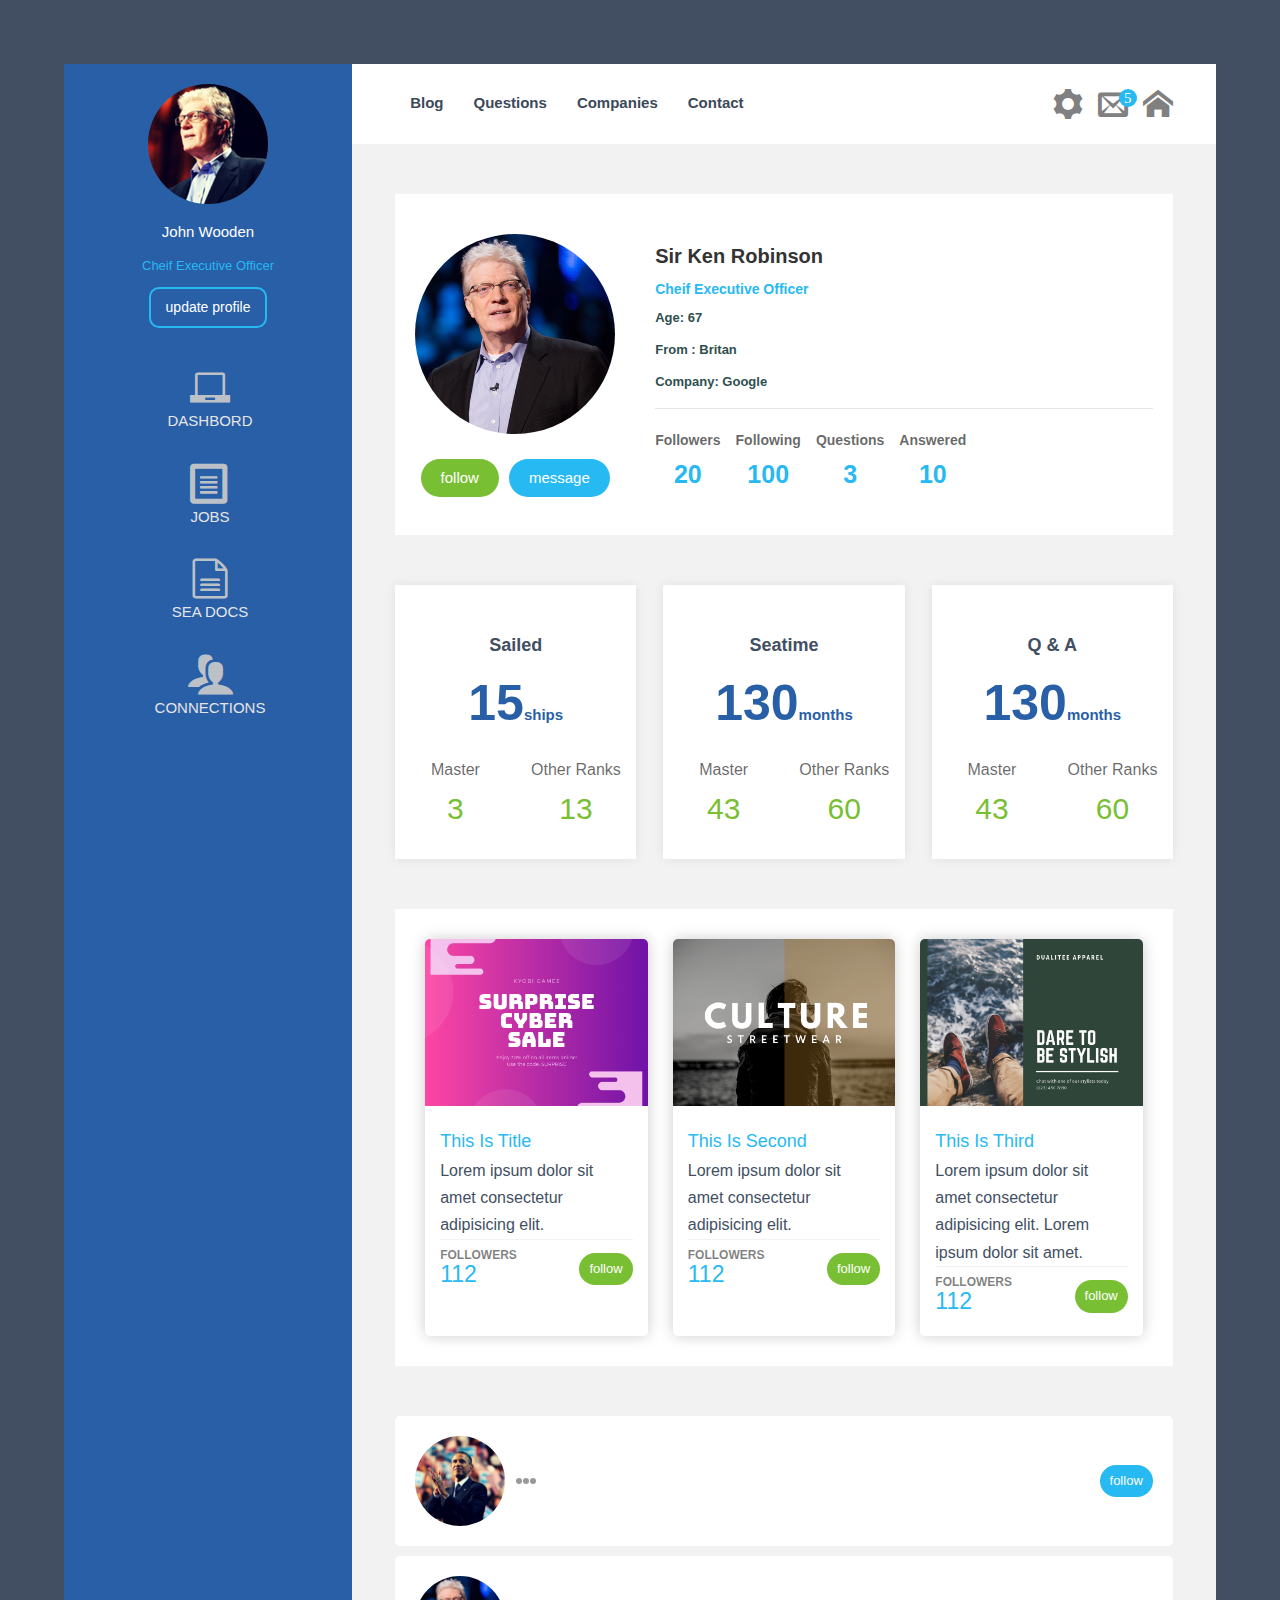
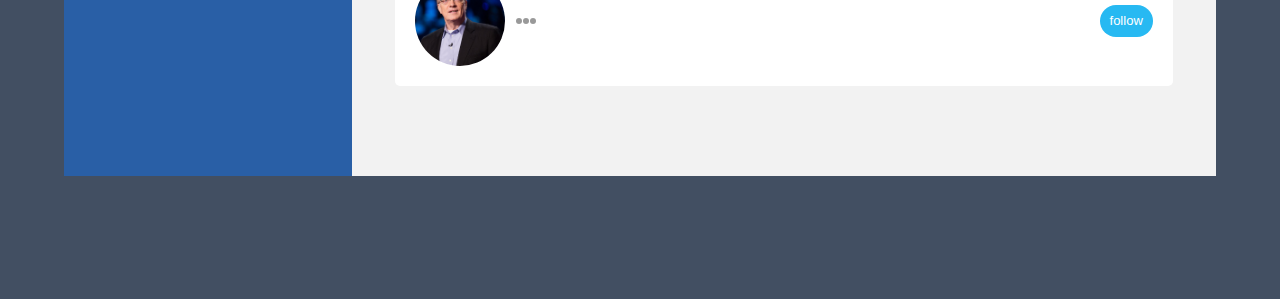
<file: index.html>
<!DOCTYPE html>
<html lang="en">

<head>
    <meta charset="UTF-8">
    <meta name="viewport" content="width=device-width, initial-scale=1.0">
    <link rel="stylesheet" href="ICON/icon.css">
    <link rel="stylesheet" href="index.css">
    <title>Document</title>
</head>

<body>
    <div class="container">
        <div class="nav">
            <div class="holder-profile-img">
                <img src="img/kenrobinson.png" alt="" class="profile-img">
            </div>
            <div class="profile-meta">
                <div class="profile-name">John Wooden</div>
                <div class="profile-job">Cheif Executive Officer</div>
                <a href="#" class="profile-button">update profile</a>

            </div>
            <ul class="menu">
                <li class="menu-item">
                    <p class="icon-laptop"></p>
                    <span>DASHBORD</span>
                </li>
                <li>
                    <p class="icon-file-text"></p>
                    <span>JOBS</span>
                </li>
                <li>
                    <p class="icon-file-text2"></p>
                    <span> SEA DOCS</span>
                </li>
                <li>
                    <p class="icon-users"></p>
                    <span>CONNECTIONS</span>
                </li>

            </ul>
        </div>
        <div class="content">
            <div class="row">
                <div class="header">

                    <ul class="header-item">
                        <li>Blog</li>
                        <li>Questions</li>
                        <li>Companies</li>
                        <li>Contact</li>
                    </ul>

                    <div class="header-setting">
                        <a href="#" class="icon-cog icon"></a>
                        <a href="#" class="icon-envelop icon">
                            <span>5</span>
                        </a>
                        <a href="#" class="icon-home icon"></a>
                    </div>

                </div>
            </div>
            <div class="col">
                <div class="recommend-left">
                    <img src="img/ken.png" alt="" class="recommend-img">
                    <div class="recommend-btn">
                        <a href="#" class="recommend-button">follow</a>
                        <a href="#" class="recommend-button">message</a>
                    </div>
                </div>
                <div class="recommend-right">
                    <div class="recommend-top">
                        <div class="recommend-name">
                            Sir Ken Robinson
                        </div>
                        <div class="recommend-job">
                            Cheif Executive Officer
                        </div>
                        <ul class="recommend-item">
                            <li>Age: 67</li>
                            <li>From : Britan</li>
                            <li>Company: Google</li>
                        </ul>

                    </div>
                    <div class="recommend-buttom">
                        <div class="meta">
                            <span class="meta-title">followers</span>
                            <span class="meta-number">20</span>
                        </div>
                        <div class="meta">
                            <span class="meta-title">following</span>
                            <span class="meta-number">100</span>
                        </div>
                        <div class="meta">
                            <span class="meta-title">questions</span>
                            <span class="meta-number">3</span>
                        </div>
                        <div class="meta">
                            <span class="meta-title">answered</span>
                            <span class="meta-number">10</span>
                        </div>
                    </div>
                </div>

            </div>
            <div class="about-col">
                <div class="about">
                    <div class="about-box">
                        <div class="about-title">Sailed</div>
                        <h3 class="about-item">15<span>ships</span></h3>
                        <div class="about-more">
                            <div class="about-more-master">
                                <span class="about-text">master</span>
                                <span class="about-number">3</span>
                            </div>
                            <div class="about-more-master">
                                <span class="about-text">other ranks</span>
                                <span class="about-number">13</span>
                            </div>
                        </div>
                    </div>
                    <div class="about-box">
                        <div class="about-title">Seatime
                        </div>
                        <h3 class="about-item">130<span>months</span></h3>
                        <div class="about-more">
                            <div class="about-more-master">
                                <span class="about-text">master</span>
                                <span class="about-number">43</span>
                            </div>
                            <div class="about-more-master">
                                <span class="about-text">other ranks</span>
                                <span class="about-number">60</span>
                            </div>
                        </div>
                    </div>
                    <div class="about-box">
                        <div class="about-title">Q & A</div>
                        <h3 class="about-item">130<span>months</span></h3>
                        <div class="about-more">
                            <div class="about-more-master">
                                <span class="about-text">master</span>
                                <span class="about-number">43</span>
                            </div>
                            <div class="about-more-master">
                                <span class="about-text">other ranks</span>
                                <span class="about-number">60</span>
                            </div>
                        </div>
                    </div>
                </div>


            </div>

            <div class="interest-col">
                <div class="interest">
                    <div class="card">
                        <img src="img/1.png" alt="" class="img-card">
                        <div class="card-body">
                            <div class="card-title">
                                This Is Title
                            </div>
                            <div class="card-text">
                                Lorem ipsum dolor sit amet consectetur adipisicing elit.
                            </div>

                            <div class="card-meta">
                                <div class="card-follower">
                                    <div class="card-follower-title">FOLLOWERS</div>
                                    <div class="card-follower-number">112</div>
                                </div>
                                <a href="#" class="btn btn-green">follow</a>
                            </div>
                        </div>
                    </div>
                    <div class="card">
                        <img src="img/2.png" alt="" class="img-card">
                        <div class="card-body">
                            <div class="card-title">
                                This Is Second
                            </div>
                            <div class="card-text">
                                Lorem ipsum dolor sit amet consectetur adipisicing elit.
                            </div>

                            <div class="card-meta">
                                <div class="card-follower">
                                    <div class="card-follower-title">FOLLOWERS</div>
                                    <div class="card-follower-number">112</div>
                                </div>
                                <a href="#" class="btn btn-green">follow</a>
                            </div>
                        </div>
                    </div>
                    <div class="card">
                        <img src="img/3.png" alt="" class="img-card">
                        <div class="card-body">
                            <div class="card-title">
                                This Is Third
                            </div>
                            <div class="card-text">
                                Lorem ipsum dolor sit amet consectetur adipisicing elit.
                                Lorem ipsum dolor sit amet.
                            </div>

                            <div class="card-meta">
                                <div class="card-follower">
                                    <div class="card-follower-title">FOLLOWERS</div>
                                    <div class="card-follower-number">112</div>
                                </div>
                                <a href="#" class="btn btn-green">follow</a>
                            </div>
                        </div>
                    </div>
                </div>
            </div>

            <div class="feed">
                <div class="feed-body">
                    <!-- <div class="feed-img"> -->
                    <img src="img/obama.png" alt="" class="feed-img">
                    <!-- </div> -->
                    <div class="feed-dots">
                        <span class="dots"></span>
                        <span class="dots"></span>
                        <span class="dots"></span>
                    </div>
                    <div class="feed-button">
                        <a href="#" class="btn btn-blue">follow</a>
                    </div>
                    <div class="feed-expand">
                        <div class="feed-expand-top">
                            <img src="img/obama.png" alt="" class="feed-img">
                            <p class="feed-expand-top-name">john wooden</p>
                            <p class="feed-expand-top-job">cheif executive officer</p>
                        </div>
                        <div class="feed-expand-buttom">
                            <div class="feed-meta-holder">
                                <div class="meta">
                                    <p class="meta-title">followers</p>
                                    <p class="meta-number">20</p>
                                </div>
                                <div class="meta">
                                    <p class="meta-title">followers</p>
                                    <p class="meta-number">20</p>
                                </div>
                                <div class="meta">
                                    <p class="meta-title">followers</p>
                                    <p class="meta-number">20</p>
                                </div>
                                <div class="meta">
                                    <p class="meta-title">followers</p>
                                    <p class="meta-number">20</p>
                                </div>
                            </div>
                            <div class="feed-button-holder">
                                <a href="#" class="btn btn-green">follow</a>
                                <a href="#" class="btn btn-blue ml-3">massage</a>
                            </div>
                        </div>
                    </div>
                </div>

                <div class="feed-body">
                    <!-- <div class="feed-img"> -->
                    <img src="img/ken.png" alt="" class="feed-img" style="display: block;">
                    <!-- </div> -->
                    <div class="feed-dots">
                        <span class="dots"></span>
                        <span class="dots"></span>
                        <span class="dots"></span>
                    </div>
                    <div class="feed-button">
                        <a href="#" class="btn btn-blue">follow</a>
                    </div>
                    <div class="feed-expand">
                        <div class="feed-expand-top">
                            <img src="img/ken.png" alt="" class="feed-img">
                            <p class="feed-expand-top-name">john wooden</p>
                            <p class="feed-expand-top-job">cheif executive officer</p>
                        </div>
                        <div class="feed-expand-buttom">
                            <div class="feed-meta-holder">
                                <div class="meta">
                                    <p class="meta-title">followers</p>
                                    <p class="meta-number">20</p>
                                </div>
                                <div class="meta">
                                    <p class="meta-title">followers</p>
                                    <p class="meta-number">20</p>
                                </div>
                                <div class="meta">
                                    <p class="meta-title">followers</p>
                                    <p class="meta-number">20</p>
                                </div>
                                <div class="meta">
                                    <p class="meta-title">followers</p>
                                    <p class="meta-number">20</p>
                                </div>
                            </div>
                            <div class="feed-button-holder">
                                <a href="#" class="btn btn-green">follow</a>
                                <a href="#" class="btn btn-blue ml-3">massage</a>
                            </div>
                        </div>
                    </div>
                </div>
            </div>




        </div>
    </div>
</body>

</html>
</file>
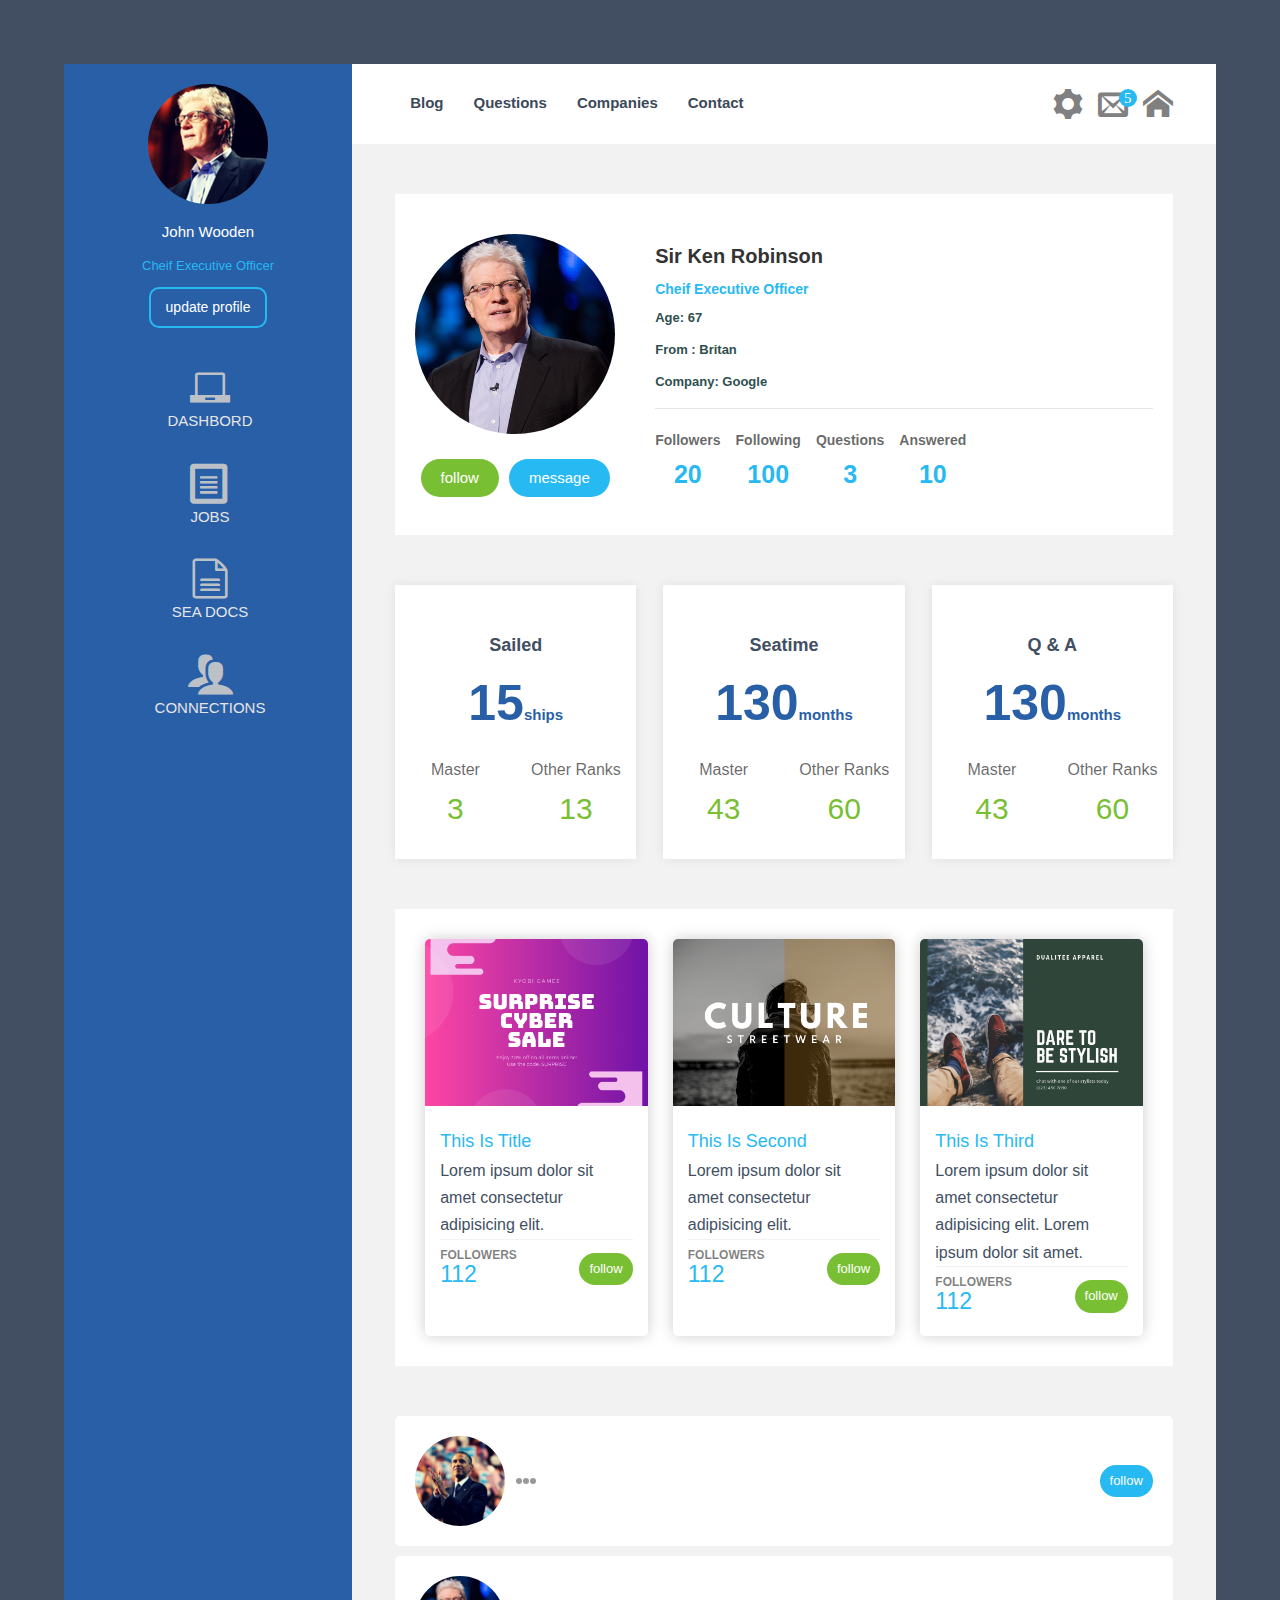
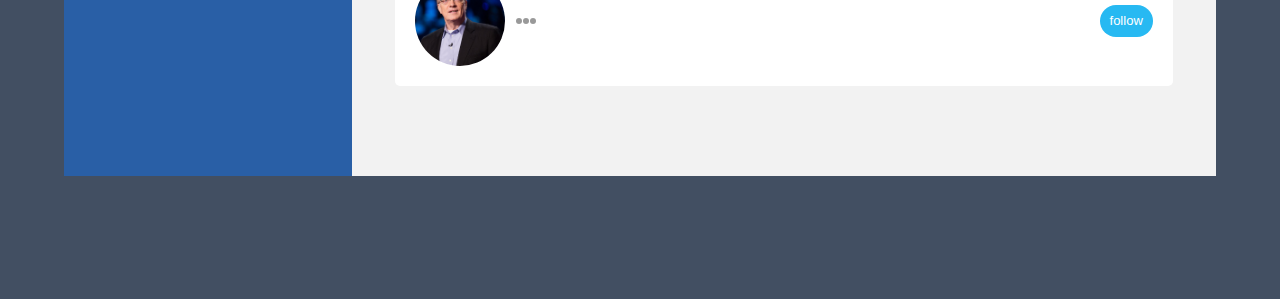
<file: projects-flex.html>
<!DOCTYPE html>
<html lang="en">

<head>
    <meta charset="UTF-8">
    <meta name="viewport" content="width=device-width, initial-scale=1.0">
    <link rel="stylesheet" href="ICON/icon.css">
    <link rel="stylesheet" href="projects-flex.css">
    <title>Document</title>
</head>

<body>
    <div class="container">
        <div class="nav">
            <div class="holder-profile-img">
                <img src="img/kenrobinson.png" alt="" class="profile-img">
            </div>
            <div class="profile-meta">
                <div class="profile-name">John Wooden</div>
                <div class="profile-job">Cheif Executive Officer</div>
                <a href="#" class="profile-button">update profile</a>

            </div>
            <ul class="menu">
                <li class="menu-item">
                    <p class="icon-laptop"></p>
                    <span>DASHBORD</span>
                </li>
                <li>
                    <p class="icon-file-text"></p>
                    <span>JOBS</span>
                </li>
                <li>
                    <p class="icon-file-text2"></p>
                    <span> SEA DOCS</span>
                </li>
                <li>
                    <p class="icon-users"></p>
                    <span>CONNECTIONS</span>
                </li>

            </ul>
        </div>
        <div class="content">
            <div class="row">
                <div class="header">

                    <ul class="header-item">
                        <li>Blog</li>
                        <li>Questions</li>
                        <li>Companies</li>
                        <li>Contact</li>
                    </ul>

                    <div class="header-setting">
                        <a href="#" class="icon-cog icon"></a>
                        <a href="#" class="icon-envelop icon">
                            <span>5</span>
                        </a>
                        <a href="#" class="icon-home icon"></a>
                    </div>

                </div>
            </div>
            <div class="col">
                <div class="recommend-left">
                    <img src="img/ken.png" alt="" class="recommend-img">
                    <div class="recommend-btn">
                        <a href="#" class="recommend-button">follow</a>
                        <a href="#" class="recommend-button">message</a>
                    </div>
                </div>
                <div class="recommend-right">
                    <div class="recommend-top">
                        <div class="recommend-name">
                            Sir Ken Robinson
                        </div>
                        <div class="recommend-job">
                            Cheif Executive Officer
                        </div>
                        <ul class="recommend-item">
                            <li>Age: 67</li>
                            <li>From : Britan</li>
                            <li>Company: Google</li>
                        </ul>

                    </div>
                    <div class="recommend-buttom">
                        <div class="meta">
                            <span class="meta-title">followers</span>
                            <span class="meta-number">20</span>
                        </div>
                        <div class="meta">
                            <span class="meta-title">following</span>
                            <span class="meta-number">100</span>
                        </div>
                        <div class="meta">
                            <span class="meta-title">questions</span>
                            <span class="meta-number">3</span>
                        </div>
                        <div class="meta">
                            <span class="meta-title">answered</span>
                            <span class="meta-number">10</span>
                        </div>
                    </div>
                </div>

            </div>
            <div class="about-col">
                <div class="about">
                    <div class="about-box">
                        <div class="about-title">Sailed</div>
                        <h3 class="about-item">15<span>ships</span></h3>
                        <div class="about-more">
                            <div class="about-more-master">
                                <span class="about-text">master</span>
                                <span class="about-number">3</span>
                            </div>
                            <div class="about-more-master">
                                <span class="about-text">other ranks</span>
                                <span class="about-number">13</span>
                            </div>
                        </div>
                    </div>
                    <div class="about-box">
                        <div class="about-title">Seatime
                        </div>
                        <h3 class="about-item">130<span>months</span></h3>
                        <div class="about-more">
                            <div class="about-more-master">
                                <span class="about-text">master</span>
                                <span class="about-number">43</span>
                            </div>
                            <div class="about-more-master">
                                <span class="about-text">other ranks</span>
                                <span class="about-number">60</span>
                            </div>
                        </div>
                    </div>
                    <div class="about-box">
                        <div class="about-title">Q & A</div>
                        <h3 class="about-item">130<span>months</span></h3>
                        <div class="about-more">
                            <div class="about-more-master">
                                <span class="about-text">master</span>
                                <span class="about-number">43</span>
                            </div>
                            <div class="about-more-master">
                                <span class="about-text">other ranks</span>
                                <span class="about-number">60</span>
                            </div>
                        </div>
                    </div>
                </div>


            </div>

            <div class="interest-col">
                <div class="interest">
                    <div class="card">
                        <img src="img/1.png" alt="" class="img-card">
                        <div class="card-body">
                            <div class="card-title">
                                This Is Title
                            </div>
                            <div class="card-text">
                                Lorem ipsum dolor sit amet consectetur adipisicing elit.
                            </div>

                            <div class="card-meta">
                                <div class="card-follower">
                                    <div class="card-follower-title">FOLLOWERS</div>
                                    <div class="card-follower-number">112</div>
                                </div>
                                <a href="#" class="btn btn-green">follow</a>
                            </div>
                        </div>
                    </div>
                    <div class="card">
                        <img src="img/2.png" alt="" class="img-card">
                        <div class="card-body">
                            <div class="card-title">
                                This Is Second
                            </div>
                            <div class="card-text">
                                Lorem ipsum dolor sit amet consectetur adipisicing elit.
                            </div>

                            <div class="card-meta">
                                <div class="card-follower">
                                    <div class="card-follower-title">FOLLOWERS</div>
                                    <div class="card-follower-number">112</div>
                                </div>
                                <a href="#" class="btn btn-green">follow</a>
                            </div>
                        </div>
                    </div>
                    <div class="card">
                        <img src="img/3.png" alt="" class="img-card">
                        <div class="card-body">
                            <div class="card-title">
                                This Is Third
                            </div>
                            <div class="card-text">
                                Lorem ipsum dolor sit amet consectetur adipisicing elit.
                                Lorem ipsum dolor sit amet.
                            </div>

                            <div class="card-meta">
                                <div class="card-follower">
                                    <div class="card-follower-title">FOLLOWERS</div>
                                    <div class="card-follower-number">112</div>
                                </div>
                                <a href="#" class="btn btn-green">follow</a>
                            </div>
                        </div>
                    </div>
                </div>
            </div>

            <div class="feed">
                <div class="feed-body">
                    <!-- <div class="feed-img"> -->
                    <img src="img/obama.png" alt="" class="feed-img">
                    <!-- </div> -->
                    <div class="feed-dots">
                        <span class="dots"></span>
                        <span class="dots"></span>
                        <span class="dots"></span>
                    </div>
                    <div class="feed-button">
                        <a href="#" class="btn btn-blue">follow</a>
                    </div>
                    <div class="feed-expand">
                        <div class="feed-expand-top">
                            <img src="img/obama.png" alt="" class="feed-img">
                            <p class="feed-expand-top-name">john wooden</p>
                            <p class="feed-expand-top-job">cheif executive officer</p>
                        </div>
                        <div class="feed-expand-buttom">
                            <div class="feed-meta-holder">
                                <div class="meta">
                                    <p class="meta-title">followers</p>
                                    <p class="meta-number">20</p>
                                </div>
                                <div class="meta">
                                    <p class="meta-title">followers</p>
                                    <p class="meta-number">20</p>
                                </div>
                                <div class="meta">
                                    <p class="meta-title">followers</p>
                                    <p class="meta-number">20</p>
                                </div>
                                <div class="meta">
                                    <p class="meta-title">followers</p>
                                    <p class="meta-number">20</p>
                                </div>
                            </div>
                            <div class="feed-button-holder">
                                <a href="#" class="btn btn-green">follow</a>
                                <a href="#" class="btn btn-blue ml-3">massage</a>
                            </div>
                        </div>
                    </div>
                </div>

                <div class="feed-body">
                    <!-- <div class="feed-img"> -->
                    <img src="img/ken.png" alt="" class="feed-img" style="display: block;">
                    <!-- </div> -->
                    <div class="feed-dots">
                        <span class="dots"></span>
                        <span class="dots"></span>
                        <span class="dots"></span>
                    </div>
                    <div class="feed-button">
                        <a href="#" class="btn btn-blue">follow</a>
                    </div>
                    <div class="feed-expand">
                        <div class="feed-expand-top">
                            <img src="img/ken.png" alt="" class="feed-img">
                            <p class="feed-expand-top-name">john wooden</p>
                            <p class="feed-expand-top-job">cheif executive officer</p>
                        </div>
                        <div class="feed-expand-buttom">
                            <div class="feed-meta-holder">
                                <div class="meta">
                                    <p class="meta-title">followers</p>
                                    <p class="meta-number">20</p>
                                </div>
                                <div class="meta">
                                    <p class="meta-title">followers</p>
                                    <p class="meta-number">20</p>
                                </div>
                                <div class="meta">
                                    <p class="meta-title">followers</p>
                                    <p class="meta-number">20</p>
                                </div>
                                <div class="meta">
                                    <p class="meta-title">followers</p>
                                    <p class="meta-number">20</p>
                                </div>
                            </div>
                            <div class="feed-button-holder">
                                <a href="#" class="btn btn-green">follow</a>
                                <a href="#" class="btn btn-blue ml-3">massage</a>
                            </div>
                        </div>
                    </div>
                </div>
            </div>




        </div>
    </div>
</body>

</html>
</file>
<file: ICON/icon.css>
@font-face {
  font-family: 'icomoon';
  src:  url('icomoon.eot?ydbosx');
  src:  url('icomoon.eot?ydbosx#iefix') format('embedded-opentype'),
    url('icomoon.ttf?ydbosx') format('truetype'),
    url('icomoon.woff?ydbosx') format('woff'),
    url('icomoon.svg?ydbosx#icomoon') format('svg');
  font-weight: normal;
  font-style: normal;
  font-display: block;
}

[class^="icon-"], [class*=" icon-"] {
  /* use !important to prevent issues with browser extensions that change fonts */
  font-family: 'icomoon' !important;
  speak: none;
  font-style: normal;
  font-weight: normal;
  font-variant: normal;
  text-transform: none;
  line-height: 1;

  /* Better Font Rendering =========== */
  -webkit-font-smoothing: antialiased;
  -moz-osx-font-smoothing: grayscale;
}

.icon-home:before {
  content: "\e900";
}
.icon-home2:before {
  content: "\e901";
}
.icon-home3:before {
  content: "\e902";
}
.icon-office:before {
  content: "\e903";
}
.icon-newspaper:before {
  content: "\e904";
}
.icon-pencil:before {
  content: "\e905";
}
.icon-pencil2:before {
  content: "\e906";
}
.icon-quill:before {
  content: "\e907";
}
.icon-pen:before {
  content: "\e908";
}
.icon-blog:before {
  content: "\e909";
}
.icon-eyedropper:before {
  content: "\e90a";
}
.icon-droplet:before {
  content: "\e90b";
}
.icon-paint-format:before {
  content: "\e90c";
}
.icon-image:before {
  content: "\e90d";
}
.icon-images:before {
  content: "\e90e";
}
.icon-camera:before {
  content: "\e90f";
}
.icon-headphones:before {
  content: "\e910";
}
.icon-music:before {
  content: "\e911";
}
.icon-play:before {
  content: "\e912";
}
.icon-film:before {
  content: "\e913";
}
.icon-video-camera:before {
  content: "\e914";
}
.icon-dice:before {
  content: "\e915";
}
.icon-pacman:before {
  content: "\e916";
}
.icon-spades:before {
  content: "\e917";
}
.icon-clubs:before {
  content: "\e918";
}
.icon-diamonds:before {
  content: "\e919";
}
.icon-bullhorn:before {
  content: "\e91a";
}
.icon-connection:before {
  content: "\e91b";
}
.icon-podcast:before {
  content: "\e91c";
}
.icon-feed:before {
  content: "\e91d";
}
.icon-mic:before {
  content: "\e91e";
}
.icon-book:before {
  content: "\e91f";
}
.icon-books:before {
  content: "\e920";
}
.icon-library:before {
  content: "\e921";
}
.icon-file-text:before {
  content: "\e922";
}
.icon-profile:before {
  content: "\e923";
}
.icon-file-empty:before {
  content: "\e924";
}
.icon-files-empty:before {
  content: "\e925";
}
.icon-file-text2:before {
  content: "\e926";
}
.icon-file-picture:before {
  content: "\e927";
}
.icon-file-music:before {
  content: "\e928";
}
.icon-file-play:before {
  content: "\e929";
}
.icon-file-video:before {
  content: "\e92a";
}
.icon-file-zip:before {
  content: "\e92b";
}
.icon-copy:before {
  content: "\e92c";
}
.icon-paste:before {
  content: "\e92d";
}
.icon-stack:before {
  content: "\e92e";
}
.icon-folder:before {
  content: "\e92f";
}
.icon-folder-open:before {
  content: "\e930";
}
.icon-folder-plus:before {
  content: "\e931";
}
.icon-folder-minus:before {
  content: "\e932";
}
.icon-folder-download:before {
  content: "\e933";
}
.icon-folder-upload:before {
  content: "\e934";
}
.icon-price-tag:before {
  content: "\e935";
}
.icon-price-tags:before {
  content: "\e936";
}
.icon-barcode:before {
  content: "\e937";
}
.icon-qrcode:before {
  content: "\e938";
}
.icon-ticket:before {
  content: "\e939";
}
.icon-cart:before {
  content: "\e93a";
}
.icon-coin-dollar:before {
  content: "\e93b";
}
.icon-coin-euro:before {
  content: "\e93c";
}
.icon-coin-pound:before {
  content: "\e93d";
}
.icon-coin-yen:before {
  content: "\e93e";
}
.icon-credit-card:before {
  content: "\e93f";
}
.icon-calculator:before {
  content: "\e940";
}
.icon-lifebuoy:before {
  content: "\e941";
}
.icon-phone:before {
  content: "\e942";
}
.icon-phone-hang-up:before {
  content: "\e943";
}
.icon-address-book:before {
  content: "\e944";
}
.icon-envelop:before {
  content: "\e945";
}
.icon-pushpin:before {
  content: "\e946";
}
.icon-location:before {
  content: "\e947";
}
.icon-location2:before {
  content: "\e948";
}
.icon-compass:before {
  content: "\e949";
}
.icon-compass2:before {
  content: "\e94a";
}
.icon-map:before {
  content: "\e94b";
}
.icon-map2:before {
  content: "\e94c";
}
.icon-history:before {
  content: "\e94d";
}
.icon-clock:before {
  content: "\e94e";
}
.icon-clock2:before {
  content: "\e94f";
}
.icon-alarm:before {
  content: "\e950";
}
.icon-bell:before {
  content: "\e951";
}
.icon-stopwatch:before {
  content: "\e952";
}
.icon-calendar:before {
  content: "\e953";
}
.icon-printer:before {
  content: "\e954";
}
.icon-keyboard:before {
  content: "\e955";
}
.icon-display:before {
  content: "\e956";
}
.icon-laptop:before {
  content: "\e957";
}
.icon-mobile:before {
  content: "\e958";
}
.icon-mobile2:before {
  content: "\e959";
}
.icon-tablet:before {
  content: "\e95a";
}
.icon-tv:before {
  content: "\e95b";
}
.icon-drawer:before {
  content: "\e95c";
}
.icon-drawer2:before {
  content: "\e95d";
}
.icon-box-add:before {
  content: "\e95e";
}
.icon-box-remove:before {
  content: "\e95f";
}
.icon-download:before {
  content: "\e960";
}
.icon-upload:before {
  content: "\e961";
}
.icon-floppy-disk:before {
  content: "\e962";
}
.icon-drive:before {
  content: "\e963";
}
.icon-database:before {
  content: "\e964";
}
.icon-undo:before {
  content: "\e965";
}
.icon-redo:before {
  content: "\e966";
}
.icon-undo2:before {
  content: "\e967";
}
.icon-redo2:before {
  content: "\e968";
}
.icon-forward:before {
  content: "\e969";
}
.icon-reply:before {
  content: "\e96a";
}
.icon-bubble:before {
  content: "\e96b";
}
.icon-bubbles:before {
  content: "\e96c";
}
.icon-bubbles2:before {
  content: "\e96d";
}
.icon-bubble2:before {
  content: "\e96e";
}
.icon-bubbles3:before {
  content: "\e96f";
}
.icon-bubbles4:before {
  content: "\e970";
}
.icon-user:before {
  content: "\e971";
}
.icon-users:before {
  content: "\e972";
}
.icon-user-plus:before {
  content: "\e973";
}
.icon-user-minus:before {
  content: "\e974";
}
.icon-user-check:before {
  content: "\e975";
}
.icon-user-tie:before {
  content: "\e976";
}
.icon-quotes-left:before {
  content: "\e977";
}
.icon-quotes-right:before {
  content: "\e978";
}
.icon-hour-glass:before {
  content: "\e979";
}
.icon-spinner:before {
  content: "\e97a";
}
.icon-spinner2:before {
  content: "\e97b";
}
.icon-spinner3:before {
  content: "\e97c";
}
.icon-spinner4:before {
  content: "\e97d";
}
.icon-spinner5:before {
  content: "\e97e";
}
.icon-spinner6:before {
  content: "\e97f";
}
.icon-spinner7:before {
  content: "\e980";
}
.icon-spinner8:before {
  content: "\e981";
}
.icon-spinner9:before {
  content: "\e982";
}
.icon-spinner10:before {
  content: "\e983";
}
.icon-spinner11:before {
  content: "\e984";
}
.icon-binoculars:before {
  content: "\e985";
}
.icon-search:before {
  content: "\e986";
}
.icon-zoom-in:before {
  content: "\e987";
}
.icon-zoom-out:before {
  content: "\e988";
}
.icon-enlarge:before {
  content: "\e989";
}
.icon-shrink:before {
  content: "\e98a";
}
.icon-enlarge2:before {
  content: "\e98b";
}
.icon-shrink2:before {
  content: "\e98c";
}
.icon-key:before {
  content: "\e98d";
}
.icon-key2:before {
  content: "\e98e";
}
.icon-lock:before {
  content: "\e98f";
}
.icon-unlocked:before {
  content: "\e990";
}
.icon-wrench:before {
  content: "\e991";
}
.icon-equalizer:before {
  content: "\e992";
}
.icon-equalizer2:before {
  content: "\e993";
}
.icon-cog:before {
  content: "\e994";
}
.icon-cogs:before {
  content: "\e995";
}
.icon-hammer:before {
  content: "\e996";
}
.icon-magic-wand:before {
  content: "\e997";
}
.icon-aid-kit:before {
  content: "\e998";
}
.icon-bug:before {
  content: "\e999";
}
.icon-pie-chart:before {
  content: "\e99a";
}
.icon-stats-dots:before {
  content: "\e99b";
}
.icon-stats-bars:before {
  content: "\e99c";
}
.icon-stats-bars2:before {
  content: "\e99d";
}
.icon-trophy:before {
  content: "\e99e";
}
.icon-gift:before {
  content: "\e99f";
}
.icon-glass:before {
  content: "\e9a0";
}
.icon-glass2:before {
  content: "\e9a1";
}
.icon-mug:before {
  content: "\e9a2";
}
.icon-spoon-knife:before {
  content: "\e9a3";
}
.icon-leaf:before {
  content: "\e9a4";
}
.icon-rocket:before {
  content: "\e9a5";
}
.icon-meter:before {
  content: "\e9a6";
}
.icon-meter2:before {
  content: "\e9a7";
}
.icon-hammer2:before {
  content: "\e9a8";
}
.icon-fire:before {
  content: "\e9a9";
}
.icon-lab:before {
  content: "\e9aa";
}
.icon-magnet:before {
  content: "\e9ab";
}
.icon-bin:before {
  content: "\e9ac";
}
.icon-bin2:before {
  content: "\e9ad";
}
.icon-briefcase:before {
  content: "\e9ae";
}
.icon-airplane:before {
  content: "\e9af";
}
.icon-truck:before {
  content: "\e9b0";
}
.icon-road:before {
  content: "\e9b1";
}
.icon-accessibility:before {
  content: "\e9b2";
}
.icon-target:before {
  content: "\e9b3";
}
.icon-shield:before {
  content: "\e9b4";
}
.icon-power:before {
  content: "\e9b5";
}
.icon-switch:before {
  content: "\e9b6";
}
.icon-power-cord:before {
  content: "\e9b7";
}
.icon-clipboard:before {
  content: "\e9b8";
}
.icon-list-numbered:before {
  content: "\e9b9";
}
.icon-list:before {
  content: "\e9ba";
}
.icon-list2:before {
  content: "\e9bb";
}
.icon-tree:before {
  content: "\e9bc";
}
.icon-menu:before {
  content: "\e9bd";
}
.icon-menu2:before {
  content: "\e9be";
}
.icon-menu3:before {
  content: "\e9bf";
}
.icon-menu4:before {
  content: "\e9c0";
}
.icon-cloud:before {
  content: "\e9c1";
}
.icon-cloud-download:before {
  content: "\e9c2";
}
.icon-cloud-upload:before {
  content: "\e9c3";
}
.icon-cloud-check:before {
  content: "\e9c4";
}
.icon-download2:before {
  content: "\e9c5";
}
.icon-upload2:before {
  content: "\e9c6";
}
.icon-download3:before {
  content: "\e9c7";
}
.icon-upload3:before {
  content: "\e9c8";
}
.icon-sphere:before {
  content: "\e9c9";
}
.icon-earth:before {
  content: "\e9ca";
}
.icon-link:before {
  content: "\e9cb";
}
.icon-flag:before {
  content: "\e9cc";
}
.icon-attachment:before {
  content: "\e9cd";
}
.icon-eye:before {
  content: "\e9ce";
}
.icon-eye-plus:before {
  content: "\e9cf";
}
.icon-eye-minus:before {
  content: "\e9d0";
}
.icon-eye-blocked:before {
  content: "\e9d1";
}
.icon-bookmark:before {
  content: "\e9d2";
}
.icon-bookmarks:before {
  content: "\e9d3";
}
.icon-sun:before {
  content: "\e9d4";
}
.icon-contrast:before {
  content: "\e9d5";
}
.icon-brightness-contrast:before {
  content: "\e9d6";
}
.icon-star-empty:before {
  content: "\e9d7";
}
.icon-star-half:before {
  content: "\e9d8";
}
.icon-star-full:before {
  content: "\e9d9";
}
.icon-heart:before {
  content: "\e9da";
}
.icon-heart-broken:before {
  content: "\e9db";
}
.icon-man:before {
  content: "\e9dc";
}
.icon-woman:before {
  content: "\e9dd";
}
.icon-man-woman:before {
  content: "\e9de";
}
.icon-happy:before {
  content: "\e9df";
}
.icon-happy2:before {
  content: "\e9e0";
}
.icon-smile:before {
  content: "\e9e1";
}
.icon-smile2:before {
  content: "\e9e2";
}
.icon-tongue:before {
  content: "\e9e3";
}
.icon-tongue2:before {
  content: "\e9e4";
}
.icon-sad:before {
  content: "\e9e5";
}
.icon-sad2:before {
  content: "\e9e6";
}
.icon-wink:before {
  content: "\e9e7";
}
.icon-wink2:before {
  content: "\e9e8";
}
.icon-grin:before {
  content: "\e9e9";
}
.icon-grin2:before {
  content: "\e9ea";
}
.icon-cool:before {
  content: "\e9eb";
}
.icon-cool2:before {
  content: "\e9ec";
}
.icon-angry:before {
  content: "\e9ed";
}
.icon-angry2:before {
  content: "\e9ee";
}
.icon-evil:before {
  content: "\e9ef";
}
.icon-evil2:before {
  content: "\e9f0";
}
.icon-shocked:before {
  content: "\e9f1";
}
.icon-shocked2:before {
  content: "\e9f2";
}
.icon-baffled:before {
  content: "\e9f3";
}
.icon-baffled2:before {
  content: "\e9f4";
}
.icon-confused:before {
  content: "\e9f5";
}
.icon-confused2:before {
  content: "\e9f6";
}
.icon-neutral:before {
  content: "\e9f7";
}
.icon-neutral2:before {
  content: "\e9f8";
}
.icon-hipster:before {
  content: "\e9f9";
}
.icon-hipster2:before {
  content: "\e9fa";
}
.icon-wondering:before {
  content: "\e9fb";
}
.icon-wondering2:before {
  content: "\e9fc";
}
.icon-sleepy:before {
  content: "\e9fd";
}
.icon-sleepy2:before {
  content: "\e9fe";
}
.icon-frustrated:before {
  content: "\e9ff";
}
.icon-frustrated2:before {
  content: "\ea00";
}
.icon-crying:before {
  content: "\ea01";
}
.icon-crying2:before {
  content: "\ea02";
}
.icon-point-up:before {
  content: "\ea03";
}
.icon-point-right:before {
  content: "\ea04";
}
.icon-point-down:before {
  content: "\ea05";
}
.icon-point-left:before {
  content: "\ea06";
}
.icon-warning:before {
  content: "\ea07";
}
.icon-notification:before {
  content: "\ea08";
}
.icon-question:before {
  content: "\ea09";
}
.icon-plus:before {
  content: "\ea0a";
}
.icon-minus:before {
  content: "\ea0b";
}
.icon-info:before {
  content: "\ea0c";
}
.icon-cancel-circle:before {
  content: "\ea0d";
}
.icon-blocked:before {
  content: "\ea0e";
}
.icon-cross:before {
  content: "\ea0f";
}
.icon-checkmark:before {
  content: "\ea10";
}
.icon-checkmark2:before {
  content: "\ea11";
}
.icon-spell-check:before {
  content: "\ea12";
}
.icon-enter:before {
  content: "\ea13";
}
.icon-exit:before {
  content: "\ea14";
}
.icon-play2:before {
  content: "\ea15";
}
.icon-pause:before {
  content: "\ea16";
}
.icon-stop:before {
  content: "\ea17";
}
.icon-previous:before {
  content: "\ea18";
}
.icon-next:before {
  content: "\ea19";
}
.icon-backward:before {
  content: "\ea1a";
}
.icon-forward2:before {
  content: "\ea1b";
}
.icon-play3:before {
  content: "\ea1c";
}
.icon-pause2:before {
  content: "\ea1d";
}
.icon-stop2:before {
  content: "\ea1e";
}
.icon-backward2:before {
  content: "\ea1f";
}
.icon-forward3:before {
  content: "\ea20";
}
.icon-first:before {
  content: "\ea21";
}
.icon-last:before {
  content: "\ea22";
}
.icon-previous2:before {
  content: "\ea23";
}
.icon-next2:before {
  content: "\ea24";
}
.icon-eject:before {
  content: "\ea25";
}
.icon-volume-high:before {
  content: "\ea26";
}
.icon-volume-medium:before {
  content: "\ea27";
}
.icon-volume-low:before {
  content: "\ea28";
}
.icon-volume-mute:before {
  content: "\ea29";
}
.icon-volume-mute2:before {
  content: "\ea2a";
}
.icon-volume-increase:before {
  content: "\ea2b";
}
.icon-volume-decrease:before {
  content: "\ea2c";
}
.icon-loop:before {
  content: "\ea2d";
}
.icon-loop2:before {
  content: "\ea2e";
}
.icon-infinite:before {
  content: "\ea2f";
}
.icon-shuffle:before {
  content: "\ea30";
}
.icon-arrow-up-left:before {
  content: "\ea31";
}
.icon-arrow-up:before {
  content: "\ea32";
}
.icon-arrow-up-right:before {
  content: "\ea33";
}
.icon-arrow-right:before {
  content: "\ea34";
}
.icon-arrow-down-right:before {
  content: "\ea35";
}
.icon-arrow-down:before {
  content: "\ea36";
}
.icon-arrow-down-left:before {
  content: "\ea37";
}
.icon-arrow-left:before {
  content: "\ea38";
}
.icon-arrow-up-left2:before {
  content: "\ea39";
}
.icon-arrow-up2:before {
  content: "\ea3a";
}
.icon-arrow-up-right2:before {
  content: "\ea3b";
}
.icon-arrow-right2:before {
  content: "\ea3c";
}
.icon-arrow-down-right2:before {
  content: "\ea3d";
}
.icon-arrow-down2:before {
  content: "\ea3e";
}
.icon-arrow-down-left2:before {
  content: "\ea3f";
}
.icon-arrow-left2:before {
  content: "\ea40";
}
.icon-circle-up:before {
  content: "\ea41";
}
.icon-circle-right:before {
  content: "\ea42";
}
.icon-circle-down:before {
  content: "\ea43";
}
.icon-circle-left:before {
  content: "\ea44";
}
.icon-tab:before {
  content: "\ea45";
}
.icon-move-up:before {
  content: "\ea46";
}
.icon-move-down:before {
  content: "\ea47";
}
.icon-sort-alpha-asc:before {
  content: "\ea48";
}
.icon-sort-alpha-desc:before {
  content: "\ea49";
}
.icon-sort-numeric-asc:before {
  content: "\ea4a";
}
.icon-sort-numberic-desc:before {
  content: "\ea4b";
}
.icon-sort-amount-asc:before {
  content: "\ea4c";
}
.icon-sort-amount-desc:before {
  content: "\ea4d";
}
.icon-command:before {
  content: "\ea4e";
}
.icon-shift:before {
  content: "\ea4f";
}
.icon-ctrl:before {
  content: "\ea50";
}
.icon-opt:before {
  content: "\ea51";
}
.icon-checkbox-checked:before {
  content: "\ea52";
}
.icon-checkbox-unchecked:before {
  content: "\ea53";
}
.icon-radio-checked:before {
  content: "\ea54";
}
.icon-radio-checked2:before {
  content: "\ea55";
}
.icon-radio-unchecked:before {
  content: "\ea56";
}
.icon-crop:before {
  content: "\ea57";
}
.icon-make-group:before {
  content: "\ea58";
}
.icon-ungroup:before {
  content: "\ea59";
}
.icon-scissors:before {
  content: "\ea5a";
}
.icon-filter:before {
  content: "\ea5b";
}
.icon-font:before {
  content: "\ea5c";
}
.icon-ligature:before {
  content: "\ea5d";
}
.icon-ligature2:before {
  content: "\ea5e";
}
.icon-text-height:before {
  content: "\ea5f";
}
.icon-text-width:before {
  content: "\ea60";
}
.icon-font-size:before {
  content: "\ea61";
}
.icon-bold:before {
  content: "\ea62";
}
.icon-underline:before {
  content: "\ea63";
}
.icon-italic:before {
  content: "\ea64";
}
.icon-strikethrough:before {
  content: "\ea65";
}
.icon-omega:before {
  content: "\ea66";
}
.icon-sigma:before {
  content: "\ea67";
}
.icon-page-break:before {
  content: "\ea68";
}
.icon-superscript:before {
  content: "\ea69";
}
.icon-subscript:before {
  content: "\ea6a";
}
.icon-superscript2:before {
  content: "\ea6b";
}
.icon-subscript2:before {
  content: "\ea6c";
}
.icon-text-color:before {
  content: "\ea6d";
}
.icon-pagebreak:before {
  content: "\ea6e";
}
.icon-clear-formatting:before {
  content: "\ea6f";
}
.icon-table:before {
  content: "\ea70";
}
.icon-table2:before {
  content: "\ea71";
}
.icon-insert-template:before {
  content: "\ea72";
}
.icon-pilcrow:before {
  content: "\ea73";
}
.icon-ltr:before {
  content: "\ea74";
}
.icon-rtl:before {
  content: "\ea75";
}
.icon-section:before {
  content: "\ea76";
}
.icon-paragraph-left:before {
  content: "\ea77";
}
.icon-paragraph-center:before {
  content: "\ea78";
}
.icon-paragraph-right:before {
  content: "\ea79";
}
.icon-paragraph-justify:before {
  content: "\ea7a";
}
.icon-indent-increase:before {
  content: "\ea7b";
}
.icon-indent-decrease:before {
  content: "\ea7c";
}
.icon-share:before {
  content: "\ea7d";
}
.icon-new-tab:before {
  content: "\ea7e";
}
.icon-embed:before {
  content: "\ea7f";
}
.icon-embed2:before {
  content: "\ea80";
}
.icon-terminal:before {
  content: "\ea81";
}
.icon-share2:before {
  content: "\ea82";
}
.icon-mail:before {
  content: "\ea83";
}
.icon-mail2:before {
  content: "\ea84";
}
.icon-mail3:before {
  content: "\ea85";
}
.icon-mail4:before {
  content: "\ea86";
}
.icon-amazon:before {
  content: "\ea87";
}
.icon-google:before {
  content: "\ea88";
}
.icon-google2:before {
  content: "\ea89";
}
.icon-google3:before {
  content: "\ea8a";
}
.icon-google-plus:before {
  content: "\ea8b";
}
.icon-google-plus2:before {
  content: "\ea8c";
}
.icon-google-plus3:before {
  content: "\ea8d";
}
.icon-hangouts:before {
  content: "\ea8e";
}
.icon-google-drive:before {
  content: "\ea8f";
}
.icon-facebook:before {
  content: "\ea90";
}
.icon-facebook2:before {
  content: "\ea91";
}
.icon-instagram:before {
  content: "\ea92";
}
.icon-whatsapp:before {
  content: "\ea93";
}
.icon-spotify:before {
  content: "\ea94";
}
.icon-telegram:before {
  content: "\ea95";
}
.icon-twitter:before {
  content: "\ea96";
}
.icon-vine:before {
  content: "\ea97";
}
.icon-vk:before {
  content: "\ea98";
}
.icon-renren:before {
  content: "\ea99";
}
.icon-sina-weibo:before {
  content: "\ea9a";
}
.icon-rss:before {
  content: "\ea9b";
}
.icon-rss2:before {
  content: "\ea9c";
}
.icon-youtube:before {
  content: "\ea9d";
}
.icon-youtube2:before {
  content: "\ea9e";
}
.icon-twitch:before {
  content: "\ea9f";
}
.icon-vimeo:before {
  content: "\eaa0";
}
.icon-vimeo2:before {
  content: "\eaa1";
}
.icon-lanyrd:before {
  content: "\eaa2";
}
.icon-flickr:before {
  content: "\eaa3";
}
.icon-flickr2:before {
  content: "\eaa4";
}
.icon-flickr3:before {
  content: "\eaa5";
}
.icon-flickr4:before {
  content: "\eaa6";
}
.icon-dribbble:before {
  content: "\eaa7";
}
.icon-behance:before {
  content: "\eaa8";
}
.icon-behance2:before {
  content: "\eaa9";
}
.icon-deviantart:before {
  content: "\eaaa";
}
.icon-500px:before {
  content: "\eaab";
}
.icon-steam:before {
  content: "\eaac";
}
.icon-steam2:before {
  content: "\eaad";
}
.icon-dropbox:before {
  content: "\eaae";
}
.icon-onedrive:before {
  content: "\eaaf";
}
.icon-github:before {
  content: "\eab0";
}
.icon-npm:before {
  content: "\eab1";
}
.icon-basecamp:before {
  content: "\eab2";
}
.icon-trello:before {
  content: "\eab3";
}
.icon-wordpress:before {
  content: "\eab4";
}
.icon-joomla:before {
  content: "\eab5";
}
.icon-ello:before {
  content: "\eab6";
}
.icon-blogger:before {
  content: "\eab7";
}
.icon-blogger2:before {
  content: "\eab8";
}
.icon-tumblr:before {
  content: "\eab9";
}
.icon-tumblr2:before {
  content: "\eaba";
}
.icon-yahoo:before {
  content: "\eabb";
}
.icon-yahoo2:before {
  content: "\eabc";
}
.icon-tux:before {
  content: "\eabd";
}
.icon-appleinc:before {
  content: "\eabe";
}
.icon-finder:before {
  content: "\eabf";
}
.icon-android:before {
  content: "\eac0";
}
.icon-windows:before {
  content: "\eac1";
}
.icon-windows8:before {
  content: "\eac2";
}
.icon-soundcloud:before {
  content: "\eac3";
}
.icon-soundcloud2:before {
  content: "\eac4";
}
.icon-skype:before {
  content: "\eac5";
}
.icon-reddit:before {
  content: "\eac6";
}
.icon-hackernews:before {
  content: "\eac7";
}
.icon-wikipedia:before {
  content: "\eac8";
}
.icon-linkedin:before {
  content: "\eac9";
}
.icon-linkedin2:before {
  content: "\eaca";
}
.icon-lastfm:before {
  content: "\eacb";
}
.icon-lastfm2:before {
  content: "\eacc";
}
.icon-delicious:before {
  content: "\eacd";
}
.icon-stumbleupon:before {
  content: "\eace";
}
.icon-stumbleupon2:before {
  content: "\eacf";
}
.icon-stackoverflow:before {
  content: "\ead0";
}
.icon-pinterest:before {
  content: "\ead1";
}
.icon-pinterest2:before {
  content: "\ead2";
}
.icon-xing:before {
  content: "\ead3";
}
.icon-xing2:before {
  content: "\ead4";
}
.icon-flattr:before {
  content: "\ead5";
}
.icon-foursquare:before {
  content: "\ead6";
}
.icon-yelp:before {
  content: "\ead7";
}
.icon-paypal:before {
  content: "\ead8";
}
.icon-chrome:before {
  content: "\ead9";
}
.icon-firefox:before {
  content: "\eada";
}
.icon-IE:before {
  content: "\eadb";
}
.icon-edge:before {
  content: "\eadc";
}
.icon-safari:before {
  content: "\eadd";
}
.icon-opera:before {
  content: "\eade";
}
.icon-file-pdf:after {
  content: "\eadf";
}
.icon-file-openoffice:before {
  content: "\eae0";
}
.icon-file-word:before {
  content: "\eae1";
}
.icon-file-excel:before {
  content: "\eae2";
}
.icon-libreoffice:before {
  content: "\eae3";
}
.icon-html-five:before {
  content: "\eae4";
}
.icon-html-five2:before {
  content: "\eae5";
}
.icon-css3:before {
  content: "\eae6";
}
.icon-git:before {
  content: "\eae7";
}
.icon-codepen:before {
  content: "\eae8";
}
.icon-svg:before {
  content: "\eae9";
}
.icon-IcoMoon:before {
  content: "\eaea";
}
</file>
<file: index.css>
:root {
    --color-blue-dark: rgb(41, 95, 166);
    --color-blue-light: rgb(39, 185, 242);
    --color-gray-dark: rgb(60, 73, 89);
    --color-gray-light: rgb(66, 79, 98);
    --color-green: rgb(121, 191, 52);
    --color-white-light: rgb(242, 242, 242);
    --color-light: rgba(0, 0, 0, 0.6);
    --box-shadow: 0 0 10px rgba(0, 0, 0, 0.08);
}

*, *::before, *::after {
    margin: 0;
    padding: 0;
    box-sizing: border-box;
}

html {
    font-size: 10px;
    width: 100%;
}

body {
    font-family: sans-serif;
    line-height: 1.7;
    font-family: 'Lato', sans-serif;
    background-color: var(--color-gray-light);
    padding: 5%;
}

ul, li {
    list-style: none;
}

a {
    text-decoration: none;
}

.container {
    display: flex;
    width: 100%;
    background-color: white;
}

.nav {
    background-color: var(--color-blue-dark);
    flex-basis: 25%;
    flex-shrink: 0;
}

.holder-profile-img {
    padding-top: 2rem;
    padding-right: 0px;
    padding-bottom: .5rem;
    padding-left: 0px;
    display: flex;
    justify-content: center;
}

.profile-img {
    border-radius: 50%;
}

.profile-meta {
    font-size: 1.5rem;
    display: flex;
    flex-direction: column;
    align-items: center;
}

.profile-name {
    color: white;
    padding: 1rem;
}

.profile-job {
    font-size: 1.3rem;
    color: var(--color-blue-light);
    padding-bottom: 1rem;
}

.profile-button {
    border-radius: 1rem;
    border: 2px solid var(--color-blue-light);
    padding: 7px 15px;
    font-size: 1.4rem;
    color: white;
}

.menu {
    margin-top: 3rem;
    font-size: 1.5rem;
    text-transform: uppercase;
}

ul.menu li {
    transition: .3s;
    display: flex;
    flex-direction: column;
    justify-content: center;
    align-items: center;
    margin: 1rem 0px;
    padding: 1rem 0px;
    color: #e5e5e5;
    border-left: 4px solid transparent;
    cursor: pointer;
}

ul.menu li p {
    font-size: 4rem;
    color: rgba(204, 204, 204, 0.924);
}

ul.menu li:hover {
    border-left-color: var(--color-blue-light);
    background-color: rgba(0, 0, 0, 0.15);
    color: white;
}

ul.menu li:hover p {
    color: white;
}

/* CONTENT */

.content {
    display: flex;
    flex-direction: column;
    width: 100%;
    background-color: var(--color-white-light);
}

.row {
    background-color: #fff;
}

.header {
    width: 90%;
    margin-left: 5%;
    height: 80px;
    display: flex;
    font-size: 1.5rem;
}

.header-item {
    display: flex;
    flex-direction: row;
}

.header-item li {
    padding: 5px 15px;
    font-weight: 700;
    color: var(--color-gray-dark);
    display: flex;
    align-items: center;
    border-bottom: 3px solid transparent;
    transition: .2s;
    cursor: pointer;
    border-bottom: 3px solid transparent;
}

.header-setting {
    margin-left: auto;
    display: flex;
    align-items: center;
}

.header-item li:hover {
    border-bottom-color: var(--color-blue-light);
    color: var(--color-blue-light);
}

.col {
    width: 90%;
    margin-left: 5%;
    margin-top: 50px;
    background-color: white;
    padding-top: 20px;
    padding-bottom: 20px;
    display: flex;
    flex-direction: row;
}

.recommend-right {
    padding: 2rem 2rem;
    font-weight: 400;
    display: flex;
    flex-direction: column;
    flex-grow: 1;
}

.recommend-top {
    width: 100%;
    padding-bottom: 1rem;
    border-bottom: 1px solid rgba(0, 0, 0, 0.1);
}

.recommend-img {
    border-radius: 50%;
    padding: 20px;
}

.recommend-name {
    font-size: 2rem;
    text-transform: capitalize;
    color: #333;
    padding: .5rem 0;
    font-weight: 700;
}

.recommend-job {
    font-size: 1.4rem;
    color: var(--color-blue-light);
    text-transform: capitalize;
    font-weight: 700;
}

ul.recommend-item li {
    font-size: 1.3rem;
    font-weight: 700;
    color: darkslategray;
    padding: .5rem 0px;
}

.recommend-btn {
    display: flex;
    justify-content: center;
}

.recommend-button {
    font-size: 1.5rem;
    color: white;
    font-weight: 400;
    border-radius: 20px;
    color: white;
    padding: 6px 20px;
}

.recommend-button:first-child {
    background-color: var(--color-green);
    margin-right: 1rem;
}

.recommend-button:last-child {
    background-color: var(--color-blue-light);
}

.recommend-buttom {
    display: flex;
    padding-top: 20px;
}

.meta {
    display: flex;
    flex-direction: column;
    margin-right: 15px;
    justify-content: space-between;
}

.meta-title {
    text-transform: capitalize;
    color: var(--color-light);
    font-weight: 700;
    font-size: 1.4rem;
}

.meta-number {
    font-size: 2.5rem;
    text-align: center;
    font-weight: 700;
    color: var(--color-blue-light);
}

.about-col {
    width: 90%;
    margin-left: 5%;
}

.about {
    margin-top: 50px;
    display: flex;
    justify-content: space-between;
    background-color: var(--color-white-light);
}

.about-box {
    display: flex;
    flex-direction: column;
    background-color: #fff;
    padding: 2.5rem 0;
    box-shadow: var(--box-shadow);
    flex-basis: 31%;
}

.about-title {
    padding-top: 2rem;
    font-size: 1.8rem;
    font-weight: 700;
    color: var(--color-gray-light);
    text-transform: capitalize;
    text-align: center;
}

.about-item {
    font-size: 5rem;
    color: var(--color-blue-dark);
    text-align: center;
}

.about-item span {
    font-size: 1.5rem;
    color: currentColor;
}

.about-more {
    display: flex;
}

.about-more-master {
    display: flex;
    flex-direction: column;
    flex-basis: 50%;
    align-items: center;
}

.about-text {
    padding-top: 1rem;
    font-size: 1.6rem;
    color: var(--color-light);
    text-transform: capitalize;
    font-weight: 400;
}

.about-number {
    font-size: 3rem;
    color: var(--color-green);
    font-weight: 400;
}

.interest-col {
    width: 90%;
    margin-left: 5%;
}

.interest {
    display: flex;
    justify-content: space-between;
    background-color: #fff;
    margin-top: 5rem;
    padding: 3rem;
}

.card {
    flex-basis: 31%;
    box-shadow: 0px 0px 15px rgba(0, 0, 0, 0.2);
    border-radius: 5px;
}

.img-card {
    width: 100%;
    border-top-right-radius: 5px;
    border-top-left-radius: 5px;
}

.card-body {
    padding: 1.5rem;
    display: flex!important;
    flex-direction: column;
}

.card-title {
    font-size: 1.8rem;
    color: var(--color-blue-light);
    text-transform: capitalize;
}

.card-text {
    font-size: 1.6rem;
    color: var(--color-gray-light);
}

.card-meta {
    padding-top: .5rem;
    border-top: 1px solid rgba(0, 0, 0, 0.05);
    display: flex;
    flex-direction: row;
    align-items: center;
    margin-top: auto;
}

.card-follower {
    display: flex;
    flex-direction: column;
    flex-grow: 1;
}

.card-follower-title {
    font-size: 1.2rem;
    text-transform: uppercase;
    font-weight: 700;
    color: rgba(0, 0, 0, 0.5);
}

.card-follower-number {
    font-weight: 400;
    font-size: 2.3rem;
    margin-top: -10px;
    color: var(--color-blue-light);
}

.btn {
    border-radius: 2rem;
    display: inline-block;
    border: none;
    padding: .5rem 1rem;
    font-weight: 400;
    font-size: 1.3rem;
}

.btn-green {
    background-color: var(--color-green);
    color: white;
}

.btn-blue {
    background-color: var(--color-blue-light);
    color: white;
}

.feed {
    width: 90%;
    margin-top: 5rem;
    margin-bottom: 8rem;
    background-color: var(--color-white-light);
    margin-left: 5%;
}

.feed-body {
    background-color: #fff;
    margin-bottom: 1rem;
    padding: 2rem;
    border-radius: 5px;
    display: flex;
    flex-direction: row;
    align-items: center;
    position: relative;
}

.feed-img {
    width: 90px;
    border-radius: 50%;
}

.feed-dots {
    display: flex;
    margin-left: 1rem;
    align-items: center;
    cursor: pointer;
    margin-top: 10px;
    margin-bottom: 10px;
}

.dots {
    width: 6px;
    height: 6px;
    border-radius: 50%;
    background-color: rgba(0, 0, 0, 0.4);
    margin-left: 1px;
}

.feed-button {
    margin-left: auto;
}

.feed-expand {
    background-color: #fff;
    position: absolute;
    left: 130px;
    top: 20px;
    box-shadow: 0 0 2rem rgba(0, 0, 0, 0.4);
    border-radius: 7px;
    z-index: 3;
    transition: all .5s;
    visibility: hidden;
    opacity: 0;
}

.feed-expand-top {
    background-color: var(--color-blue-light);
    display: flex;
    flex-direction: column;
    align-items: center;
    padding: 1rem;
}

.feed-expand-top-name {
    font-size: 1.5rem;
    color: white;
    padding: 1rem;
}

.feed-expand-top-job {
    font-size: 1.3em;
    color: white;
}

.feed-expand-buttom {
    display: flex;
    flex-direction: column;
    padding: 2rem 1rem;
}

.feed-meta-holder {
    display: flex;
    flex-direction: row;
    align-items: center;
    justify-content: center;
}

.feed-meta-holder .meta-number {
    font-size: 1.7rem;
}

.feed-button-holder {
    padding-top: 2rem;
    display: flex;
    justify-content: center;
}

.ml-3 {
    margin-left: 1rem;
}

.feed-expand::before {
    content: "";
    position: absolute;
    top: 30px;
    right: 100%;
    width: 0px;
    height: 0px;
    border: 7px solid var(--color-blue-light);
    border-left: none;
    border-top-color: transparent;
    border-bottom-color: transparent;
}

.feed-expand:hover {
    left: 120px;
}

.feed-dots:hover~.feed-expand {
    visibility: visible;
    opacity: 1;
    left: 120px;
}

.feed-expand:hover {
    opacity: 1;
    visibility: visible;
    left: 12rem;
}

.icon {
    font-size: 30px;
    color: gray;
    margin-left: 1.5rem;
    display: inline-block;
    position: relative;
}

.icon span {
    font-size: 1.5rem;
    color: white;
    text-align: center;
    position: absolute;
    background-color: var(--color-blue-light);
    border-radius: 50%;
    height: 18px;
    width: 18px;
    left: 70%;
    top: 0;
    z-index: 2;
}

@media screen and (max-width: 1200px) {
    body {
        padding: 0;
        background-color: var(--color-white-light);
    }
    .interest {
        flex-wrap: wrap;
    }
    .card {
        flex-basis: 48%;
    }
    .card:last-child {
        margin-top: 3rem;
    }
}

@media screen and (max-width: 970px) {
    .container {
        display: flex;
        flex-direction: column;
    }
    .nav {
        display: flex;
        flex-direction: row;
        padding-top: 1.5rem;
    }
    .menu {
        display: flex;
        flex-direction: row;
        margin-top: 0;
        flex-grow: 1;
    }
    ul.menu li {
        margin: 0;
        padding: 0;
        flex-grow: 1;
    }
    .profile-img {
        display: none;
    }
    .profile-button {
        display: none;
    }
    .profile-meta {
        align-items: center;
    }
    .profile-job {
        margin-left: 1rem;
    }
}

@media screen and (max-width: 768px) {
    .interest {
        flex-wrap: wrap;
    }
    .card {
        flex-basis: 98%;
        margin-top: 3rem;
    }
    .about {
        flex-wrap: wrap;
    }
    .about-box {
        flex-basis: 48%;
    }
    .about-box:last-child {
        margin-top: 3rem;
    }
    .col {
        display: flex;
        flex-direction: column;
        align-items: center;
    }
    .recommend-left {
        display: flex;
        flex-direction: column;
        align-items: center;
    }
    .recommend-img {
        width: 240px;
    }
    .profile-meta {
        display: none;
    }
}

@media screen and (max-width: 576px) {
    .header-setting {
        display: none;
    }
    .about-box {
        flex-basis: 98%;
        margin-top: 3rem;
    }
    .feed-expand {
        display: none;
    }
    .col {
        margin: 0;
        width: 100%;
    }
    .recommend-right {
        padding: 1rem;
        margin-top: 1rem;
        border-top: 1px solid rgba(0, 0, 0, 0.1);
    }
    .menu li {
        font-size: 1rem;
    }
    .header-item {
        flex-grow: 1;
    }
    .header-item li {
        padding: 0;
        flex-grow: 1;
    }
}
</file>
<file: projects-flex.css>
:root {
    --color-blue-dark: rgb(41, 95, 166);
    --color-blue-light: rgb(39, 185, 242);
    --color-gray-dark: rgb(60, 73, 89);
    --color-gray-light: rgb(66, 79, 98);
    --color-green: rgb(121, 191, 52);
    --color-white-light: rgb(242, 242, 242);
    --color-light: rgba(0, 0, 0, 0.6);
    --box-shadow: 0 0 10px rgba(0, 0, 0, 0.08);
}

*, *::before, *::after {
    margin: 0;
    padding: 0;
    box-sizing: border-box;
}

html {
    font-size: 10px;
    width: 100%;
}

body {
    font-family: sans-serif;
    line-height: 1.7;
    font-family: 'Lato', sans-serif;
    background-color: var(--color-gray-light);
    padding: 5%;
}

ul, li {
    list-style: none;
}

a {
    text-decoration: none;
}

.container {
    display: flex;
    width: 100%;
    background-color: white;
}

.nav {
    background-color: var(--color-blue-dark);
    flex-basis: 25%;
    flex-shrink: 0;
}

.holder-profile-img {
    padding-top: 2rem;
    padding-right: 0px;
    padding-bottom: .5rem;
    padding-left: 0px;
    display: flex;
    justify-content: center;
}

.profile-img {
    border-radius: 50%;
}

.profile-meta {
    font-size: 1.5rem;
    display: flex;
    flex-direction: column;
    align-items: center;
}

.profile-name {
    color: white;
    padding: 1rem;
}

.profile-job {
    font-size: 1.3rem;
    color: var(--color-blue-light);
    padding-bottom: 1rem;
}

.profile-button {
    border-radius: 1rem;
    border: 2px solid var(--color-blue-light);
    padding: 7px 15px;
    font-size: 1.4rem;
    color: white;
}

.menu {
    margin-top: 3rem;
    font-size: 1.5rem;
    text-transform: uppercase;
}

ul.menu li {
    transition: .3s;
    display: flex;
    flex-direction: column;
    justify-content: center;
    align-items: center;
    margin: 1rem 0px;
    padding: 1rem 0px;
    color: #e5e5e5;
    border-left: 4px solid transparent;
    cursor: pointer;
}

ul.menu li p {
    font-size: 4rem;
    color: rgba(204, 204, 204, 0.924);
}

ul.menu li:hover {
    border-left-color: var(--color-blue-light);
    background-color: rgba(0, 0, 0, 0.15);
    color: white;
}

ul.menu li:hover p {
    color: white;
}

/* CONTENT */

.content {
    display: flex;
    flex-direction: column;
    width: 100%;
    background-color: var(--color-white-light);
}

.row {
    background-color: #fff;
}

.header {
    width: 90%;
    margin-left: 5%;
    height: 80px;
    display: flex;
    font-size: 1.5rem;
}

.header-item {
    display: flex;
    flex-direction: row;
}

.header-item li {
    padding: 5px 15px;
    font-weight: 700;
    color: var(--color-gray-dark);
    display: flex;
    align-items: center;
    border-bottom: 3px solid transparent;
    transition: .2s;
    cursor: pointer;
    border-bottom: 3px solid transparent;
}

.header-setting {
    margin-left: auto;
    display: flex;
    align-items: center;
}

.header-item li:hover {
    border-bottom-color: var(--color-blue-light);
    color: var(--color-blue-light);
}

.col {
    width: 90%;
    margin-left: 5%;
    margin-top: 50px;
    background-color: white;
    padding-top: 20px;
    padding-bottom: 20px;
    display: flex;
    flex-direction: row;
}

.recommend-right {
    padding: 2rem 2rem;
    font-weight: 400;
    display: flex;
    flex-direction: column;
    flex-grow: 1;
}

.recommend-top {
    width: 100%;
    padding-bottom: 1rem;
    border-bottom: 1px solid rgba(0, 0, 0, 0.1);
}

.recommend-img {
    border-radius: 50%;
    padding: 20px;
}

.recommend-name {
    font-size: 2rem;
    text-transform: capitalize;
    color: #333;
    padding: .5rem 0;
    font-weight: 700;
}

.recommend-job {
    font-size: 1.4rem;
    color: var(--color-blue-light);
    text-transform: capitalize;
    font-weight: 700;
}

ul.recommend-item li {
    font-size: 1.3rem;
    font-weight: 700;
    color: darkslategray;
    padding: .5rem 0px;
}

.recommend-btn {
    display: flex;
    justify-content: center;
}

.recommend-button {
    font-size: 1.5rem;
    color: white;
    font-weight: 400;
    border-radius: 20px;
    color: white;
    padding: 6px 20px;
}

.recommend-button:first-child {
    background-color: var(--color-green);
    margin-right: 1rem;
}

.recommend-button:last-child {
    background-color: var(--color-blue-light);
}

.recommend-buttom {
    display: flex;
    padding-top: 20px;
}

.meta {
    display: flex;
    flex-direction: column;
    margin-right: 15px;
    justify-content: space-between;
}

.meta-title {
    text-transform: capitalize;
    color: var(--color-light);
    font-weight: 700;
    font-size: 1.4rem;
}

.meta-number {
    font-size: 2.5rem;
    text-align: center;
    font-weight: 700;
    color: var(--color-blue-light);
}

.about-col {
    width: 90%;
    margin-left: 5%;
}

.about {
    margin-top: 50px;
    display: flex;
    justify-content: space-between;
    background-color: var(--color-white-light);
}

.about-box {
    display: flex;
    flex-direction: column;
    background-color: #fff;
    padding: 2.5rem 0;
    box-shadow: var(--box-shadow);
    flex-basis: 31%;
}

.about-title {
    padding-top: 2rem;
    font-size: 1.8rem;
    font-weight: 700;
    color: var(--color-gray-light);
    text-transform: capitalize;
    text-align: center;
}

.about-item {
    font-size: 5rem;
    color: var(--color-blue-dark);
    text-align: center;
}

.about-item span {
    font-size: 1.5rem;
    color: currentColor;
}

.about-more {
    display: flex;
}

.about-more-master {
    display: flex;
    flex-direction: column;
    flex-basis: 50%;
    align-items: center;
}

.about-text {
    padding-top: 1rem;
    font-size: 1.6rem;
    color: var(--color-light);
    text-transform: capitalize;
    font-weight: 400;
}

.about-number {
    font-size: 3rem;
    color: var(--color-green);
    font-weight: 400;
}

.interest-col {
    width: 90%;
    margin-left: 5%;
}

.interest {
    display: flex;
    justify-content: space-between;
    background-color: #fff;
    margin-top: 5rem;
    padding: 3rem;
}

.card {
    flex-basis: 31%;
    box-shadow: 0px 0px 15px rgba(0, 0, 0, 0.2);
    border-radius: 5px;
}

.img-card {
    width: 100%;
    border-top-right-radius: 5px;
    border-top-left-radius: 5px;
}

.card-body {
    padding: 1.5rem;
    display: flex!important;
    flex-direction: column;
}

.card-title {
    font-size: 1.8rem;
    color: var(--color-blue-light);
    text-transform: capitalize;
}

.card-text {
    font-size: 1.6rem;
    color: var(--color-gray-light);
}

.card-meta {
    padding-top: .5rem;
    border-top: 1px solid rgba(0, 0, 0, 0.05);
    display: flex;
    flex-direction: row;
    align-items: center;
    margin-top: auto;
}

.card-follower {
    display: flex;
    flex-direction: column;
    flex-grow: 1;
}

.card-follower-title {
    font-size: 1.2rem;
    text-transform: uppercase;
    font-weight: 700;
    color: rgba(0, 0, 0, 0.5);
}

.card-follower-number {
    font-weight: 400;
    font-size: 2.3rem;
    margin-top: -10px;
    color: var(--color-blue-light);
}

.btn {
    border-radius: 2rem;
    display: inline-block;
    border: none;
    padding: .5rem 1rem;
    font-weight: 400;
    font-size: 1.3rem;
}

.btn-green {
    background-color: var(--color-green);
    color: white;
}

.btn-blue {
    background-color: var(--color-blue-light);
    color: white;
}

.feed {
    width: 90%;
    margin-top: 5rem;
    margin-bottom: 8rem;
    background-color: var(--color-white-light);
    margin-left: 5%;
}

.feed-body {
    background-color: #fff;
    margin-bottom: 1rem;
    padding: 2rem;
    border-radius: 5px;
    display: flex;
    flex-direction: row;
    align-items: center;
    position: relative;
}

.feed-img {
    width: 90px;
    border-radius: 50%;
}

.feed-dots {
    display: flex;
    margin-left: 1rem;
    align-items: center;
    cursor: pointer;
    margin-top: 10px;
    margin-bottom: 10px;
}

.dots {
    width: 6px;
    height: 6px;
    border-radius: 50%;
    background-color: rgba(0, 0, 0, 0.4);
    margin-left: 1px;
}

.feed-button {
    margin-left: auto;
}

.feed-expand {
    background-color: #fff;
    position: absolute;
    left: 130px;
    top: 20px;
    box-shadow: 0 0 2rem rgba(0, 0, 0, 0.4);
    border-radius: 7px;
    z-index: 3;
    transition: all .5s;
    visibility: hidden;
    opacity: 0;
}

.feed-expand-top {
    background-color: var(--color-blue-light);
    display: flex;
    flex-direction: column;
    align-items: center;
    padding: 1rem;
}

.feed-expand-top-name {
    font-size: 1.5rem;
    color: white;
    padding: 1rem;
}

.feed-expand-top-job {
    font-size: 1.3em;
    color: white;
}

.feed-expand-buttom {
    display: flex;
    flex-direction: column;
    padding: 2rem 1rem;
}

.feed-meta-holder {
    display: flex;
    flex-direction: row;
    align-items: center;
    justify-content: center;
}

.feed-meta-holder .meta-number {
    font-size: 1.7rem;
}

.feed-button-holder {
    padding-top: 2rem;
    display: flex;
    justify-content: center;
}

.ml-3 {
    margin-left: 1rem;
}

.feed-expand::before {
    content: "";
    position: absolute;
    top: 30px;
    right: 100%;
    width: 0px;
    height: 0px;
    border: 7px solid var(--color-blue-light);
    border-left: none;
    border-top-color: transparent;
    border-bottom-color: transparent;
}

.feed-expand:hover {
    left: 120px;
}

.feed-dots:hover~.feed-expand {
    visibility: visible;
    opacity: 1;
    left: 120px;
}

.feed-expand:hover {
    opacity: 1;
    visibility: visible;
    left: 12rem;
}

.icon {
    font-size: 30px;
    color: gray;
    margin-left: 1.5rem;
    display: inline-block;
    position: relative;
}

.icon span {
    font-size: 1.5rem;
    color: white;
    text-align: center;
    position: absolute;
    background-color: var(--color-blue-light);
    border-radius: 50%;
    height: 18px;
    width: 18px;
    left: 70%;
    top: 0;
    z-index: 2;
}

@media screen and (max-width: 1200px) {
    body {
        padding: 0;
        background-color: var(--color-white-light);
    }
    .interest {
        flex-wrap: wrap;
    }
    .card {
        flex-basis: 48%;
    }
    .card:last-child {
        margin-top: 3rem;
    }
}

@media screen and (max-width: 970px) {
    .container {
        display: flex;
        flex-direction: column;
    }
    .nav {
        display: flex;
        flex-direction: row;
        padding-top: 1.5rem;
    }
    .menu {
        display: flex;
        flex-direction: row;
        margin-top: 0;
        flex-grow: 1;
    }
    ul.menu li {
        margin: 0;
        padding: 0;
        flex-grow: 1;
    }
    .profile-img {
        display: none;
    }
    .profile-button {
        display: none;
    }
    .profile-meta {
        align-items: center;
    }
    .profile-job {
        margin-left: 1rem;
    }
}

@media screen and (max-width: 768px) {
    .interest {
        flex-wrap: wrap;
    }
    .card {
        flex-basis: 98%;
        margin-top: 3rem;
    }
    .about {
        flex-wrap: wrap;
    }
    .about-box {
        flex-basis: 48%;
    }
    .about-box:last-child {
        margin-top: 3rem;
    }
    .col {
        display: flex;
        flex-direction: column;
        align-items: center;
    }
    .recommend-left {
        display: flex;
        flex-direction: column;
        align-items: center;
    }
    .recommend-img {
        width: 240px;
    }
    .profile-meta {
        display: none;
    }
}

@media screen and (max-width: 576px) {
    .header-setting {
        display: none;
    }
    .about-box {
        flex-basis: 98%;
        margin-top: 3rem;
    }
    .feed-expand {
        display: none;
    }
    .col {
        margin: 0;
        width: 100%;
    }
    .recommend-right {
        padding: 1rem;
        margin-top: 1rem;
        border-top: 1px solid rgba(0, 0, 0, 0.1);
    }
    .menu li {
        font-size: 1rem;
    }
    .header-item {
        flex-grow: 1;
    }
    .header-item li {
        padding: 0;
        flex-grow: 1;
    }
}
</file>
